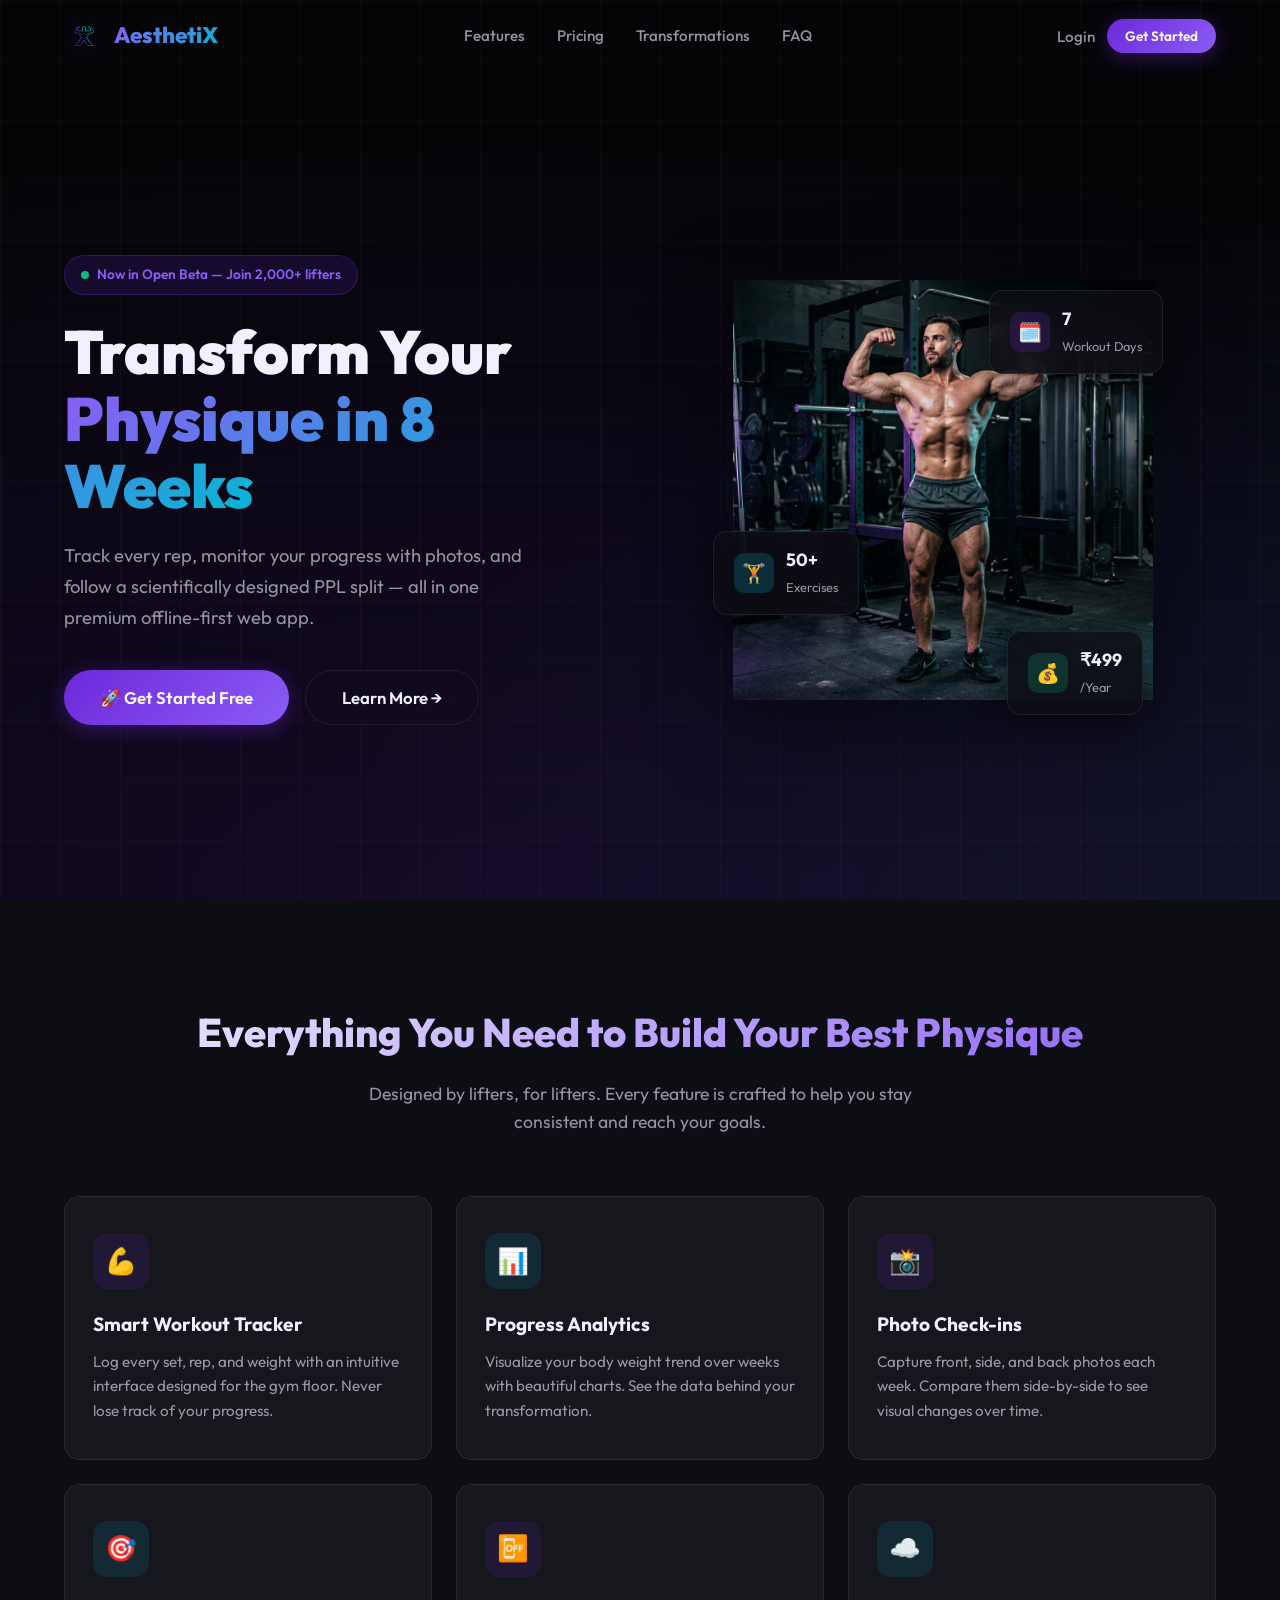
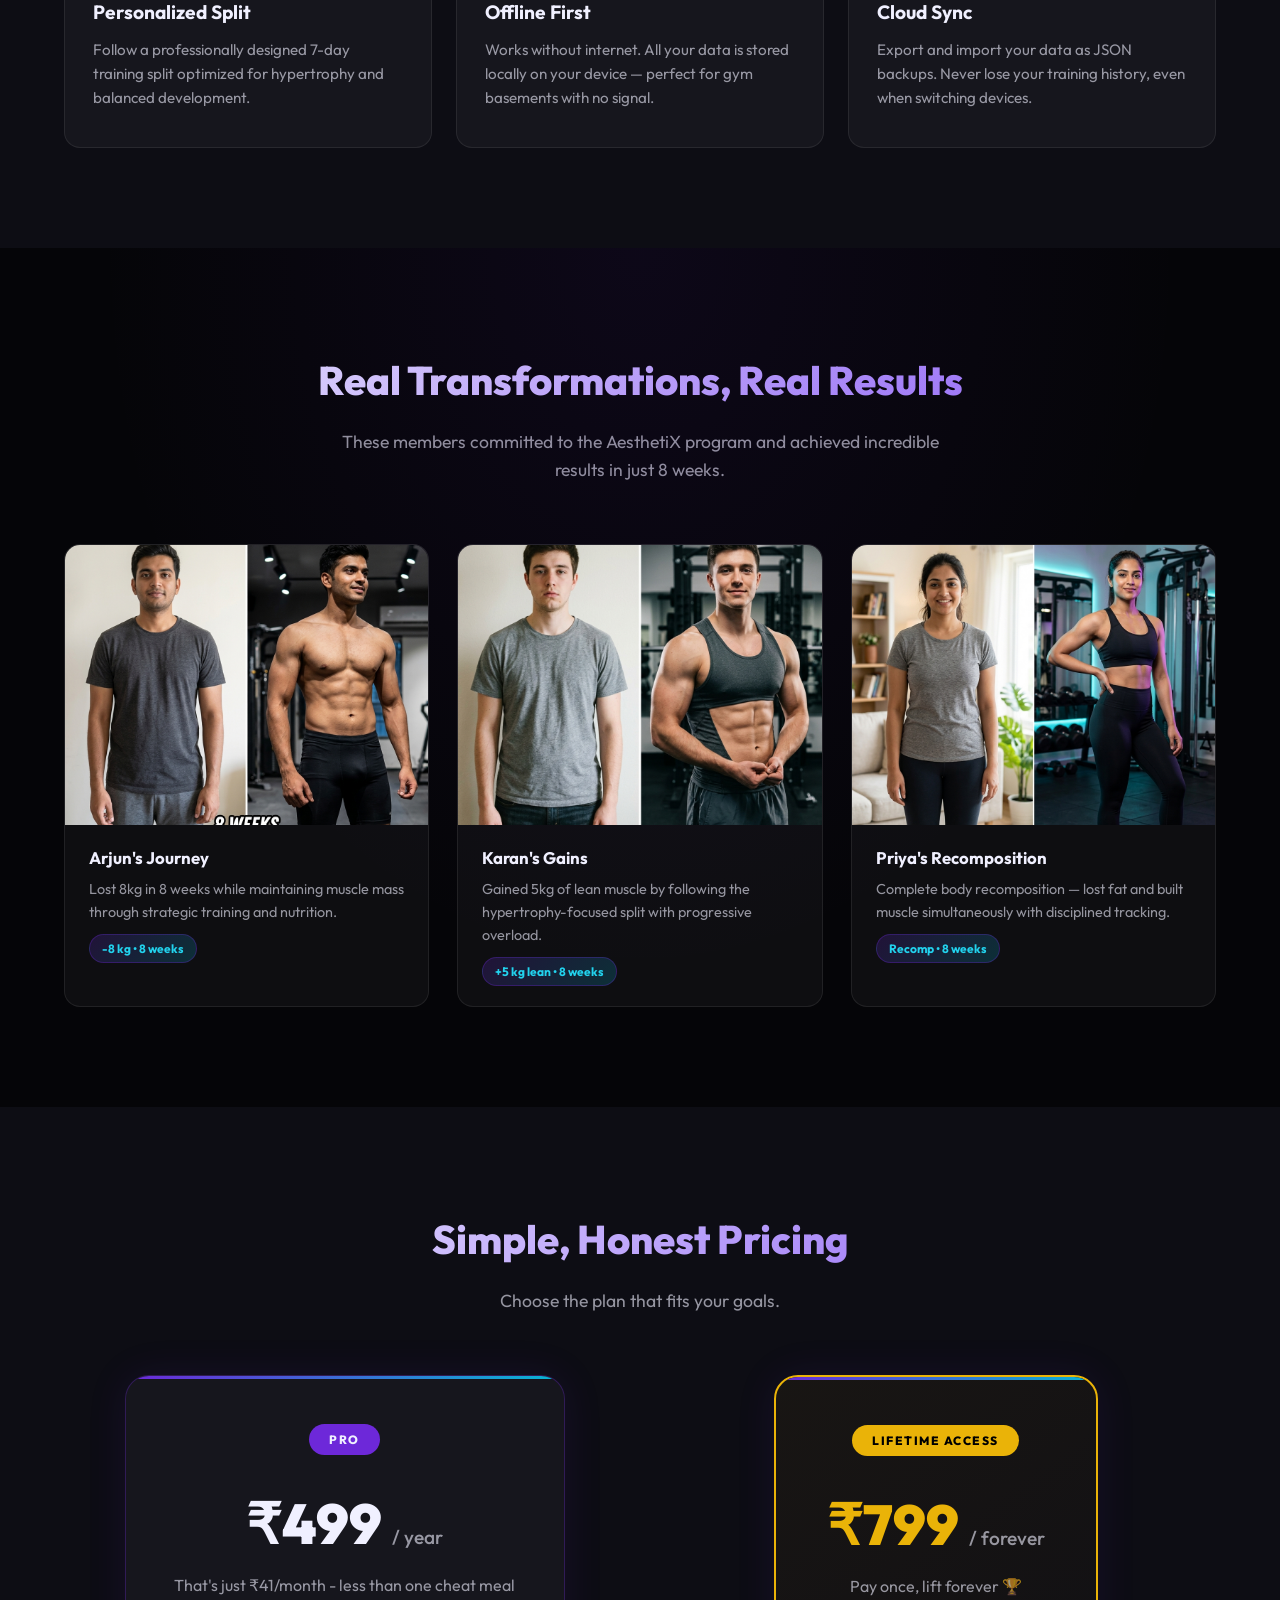
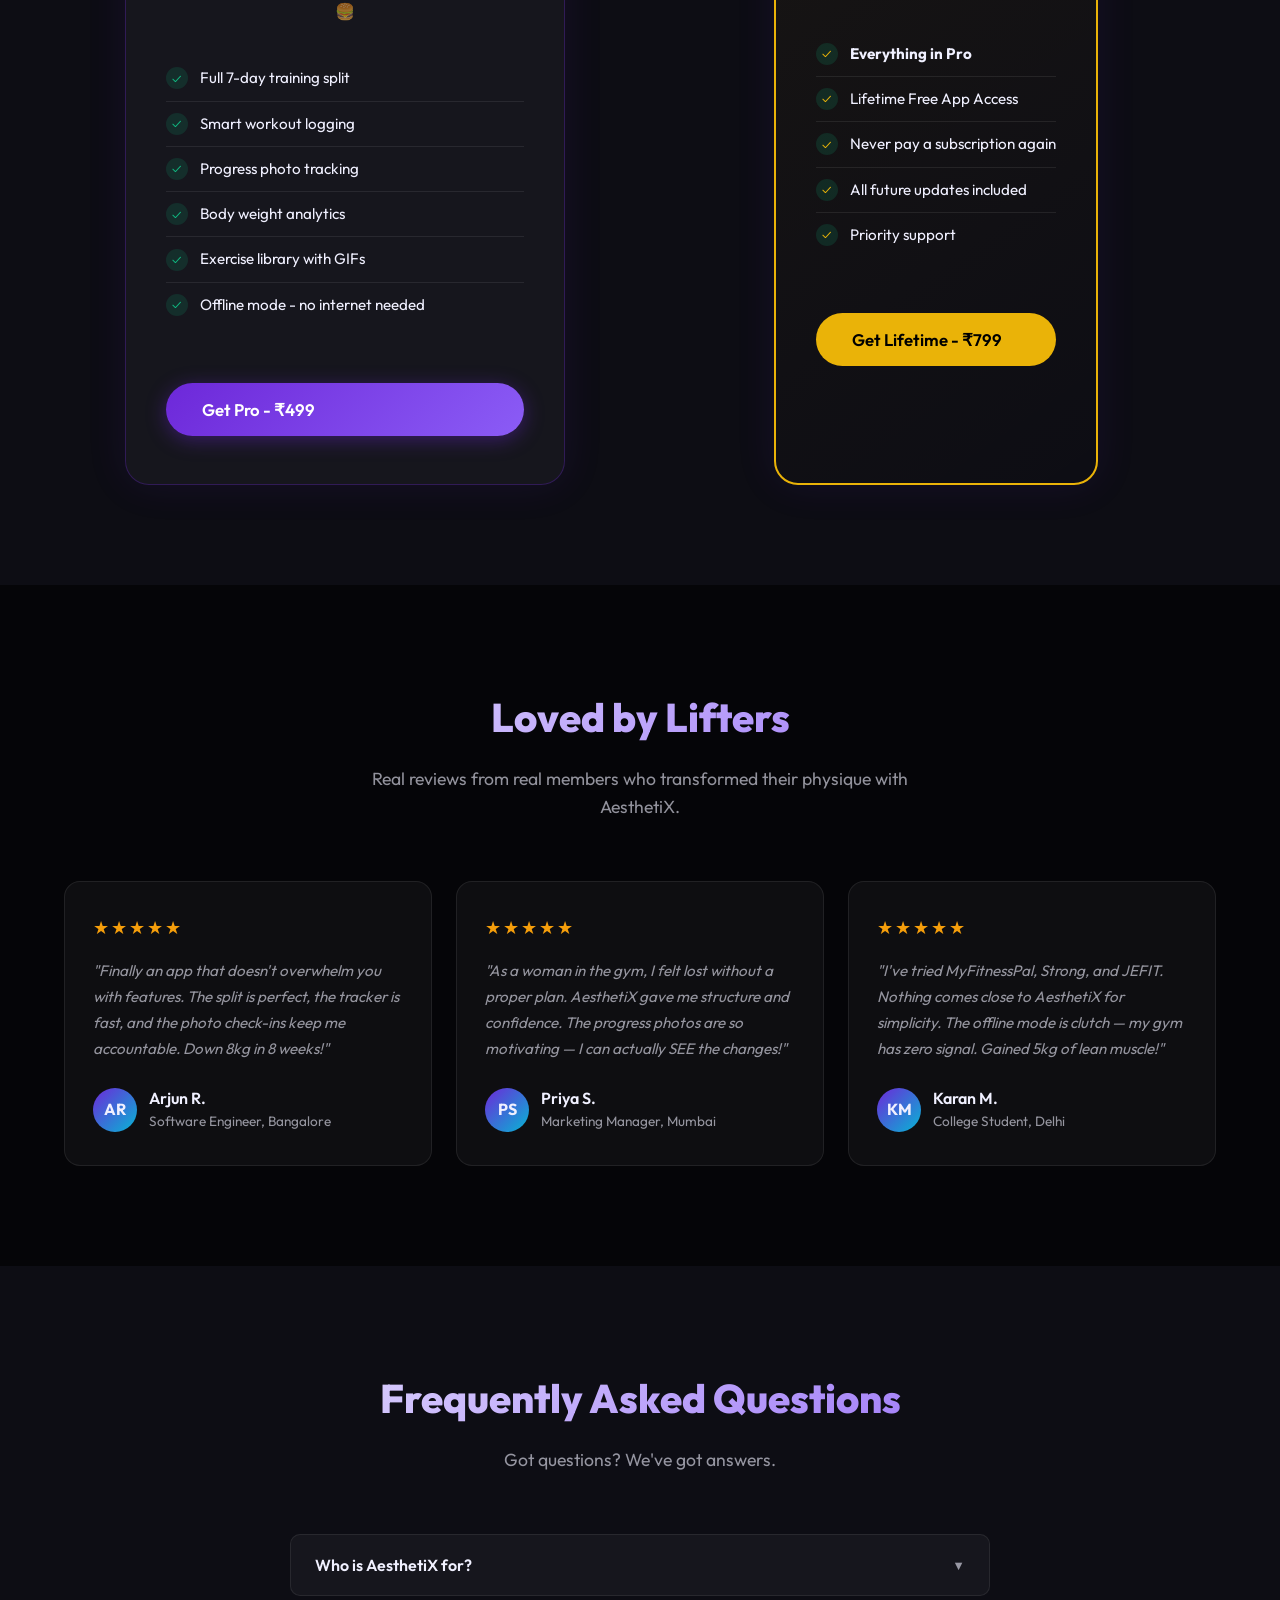
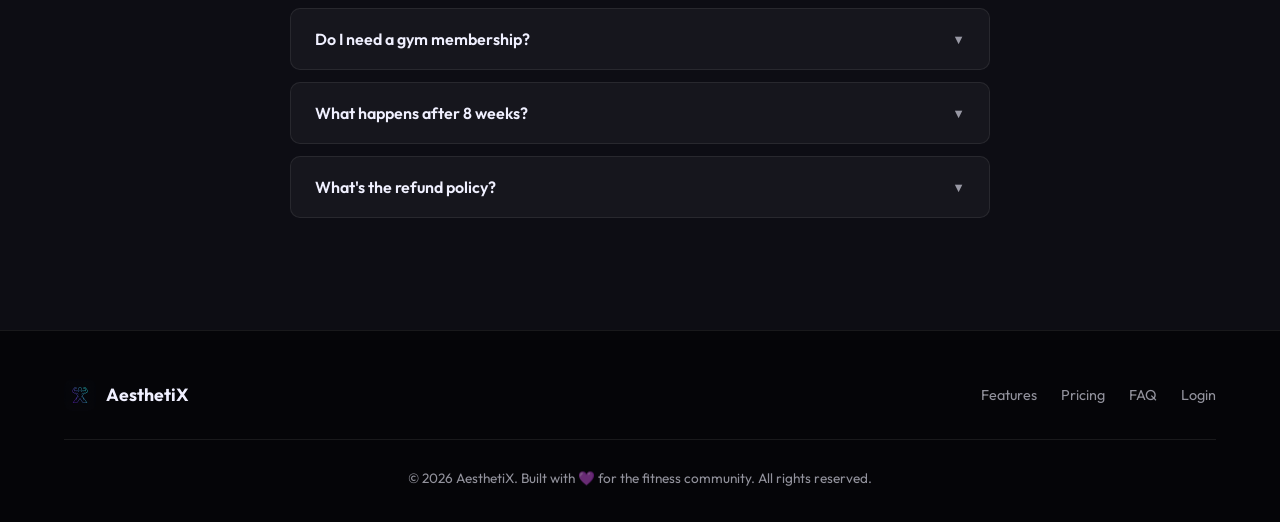
<file: index.html>
<!DOCTYPE html>
<html lang="en">
<head>
<meta charset="UTF-8">
<meta name="viewport" content="width=device-width, initial-scale=1.0, viewport-fit=cover">
<title>AesthetiX — Premium Fitness Tracker</title>
<link rel="preconnect" href="https://fonts.googleapis.com">
<link href="https://fonts.googleapis.com/css2?family=Outfit:wght@300;400;500;600;700;800;900&display=swap" rel="stylesheet">
<link rel="stylesheet" href="css/style.css">
</head>
<body>

<!-- ═══════════════════════════════════════════════════════════════
     LANDING PAGE
     ═══════════════════════════════════════════════════════════════ -->
<div id="landing-page">

  <!-- Navbar -->
  <nav class="navbar" id="navbar">
    <div class="nav-inner">
      <a href="#" class="nav-brand">
        <img src="./images/logo.png" alt="AesthetiX Logo" onerror="this.style.display='none'">
        <span>AesthetiX</span>
      </a>
      <ul class="nav-links">
        <li><a href="#features">Features</a></li>
        <li><a href="#pricing">Pricing</a></li>
        <li><a href="#transformations">Transformations</a></li>
        <li><a href="#faq">FAQ</a></li>
      </ul>
      <div class="nav-actions">
        <button class="nav-login" onclick="showLoginModal()">Login</button>
        <button class="btn btn-primary btn-sm" onclick="launchApp()">Get Started</button>
        <button class="mobile-menu-btn" onclick="toggleMobileMenu()">☰</button>
      </div>
    </div>
  </nav>

  <!-- Hero Section -->
  <section class="hero">
    <div class="hero-bg"></div>
    <div class="hero-grid-overlay"></div>
    <div class="container">
      <div class="hero-inner">
        <div class="hero-content">
          <div class="hero-badge">
            <span class="hero-badge-dot"></span>
            Now in Open Beta — Join 2,000+ lifters
          </div>
          <h1 class="hero-title">
            Transform Your<br><span class="gradient">Physique in 8 Weeks</span>
          </h1>
          <p class="hero-subtitle">
            Track every rep, monitor your progress with photos, and follow a scientifically designed
            PPL split — all in one premium offline-first web app.
          </p>
          <div class="hero-buttons">
            <button class="btn btn-primary btn-lg" onclick="launchApp()">
              🚀 Get Started Free
            </button>
            <button class="btn btn-outline btn-lg" onclick="document.getElementById('features').scrollIntoView({behavior:'smooth'})">
              Learn More →
            </button>
          </div>
        </div>
        <div class="hero-visual">
          <div class="hero-image-wrapper">
            <div class="hero-glow"></div>
            <img src="./images/hero.png" alt="Aesthetic Bodybuilder" onerror="this.parentElement.innerHTML='<div style=&quot;width:100%;height:100%;display:flex;align-items:center;justify-content:center;font-size:6rem;position:relative;z-index:2&quot;>💪</div>'">
            <div class="stat-badge badge-1">
              <div class="stat-badge-icon">🗓️</div>
              <div class="stat-badge-text">
                <strong>7</strong>
                <span>Workout Days</span>
              </div>
            </div>
            <div class="stat-badge badge-2">
              <div class="stat-badge-icon">🏋️</div>
              <div class="stat-badge-text">
                <strong>50+</strong>
                <span>Exercises</span>
              </div>
            </div>
            <div class="stat-badge badge-3">
              <div class="stat-badge-icon">💰</div>
              <div class="stat-badge-text">
                <strong>₹499</strong>
                <span>/Year</span>
              </div>
            </div>
          </div>
        </div>
      </div>
    </div>
  </section>

  <!-- Features Section -->
  <section class="features section" id="features">
    <div class="container">
      <h2 class="section-title">Everything You Need to Build Your Best Physique</h2>
      <p class="section-subtitle">Designed by lifters, for lifters. Every feature is crafted to help you stay consistent and reach your goals.</p>
      <div class="features-grid">
        <div class="feature-card">
          <div class="feature-icon">💪</div>
          <h3>Smart Workout Tracker</h3>
          <p>Log every set, rep, and weight with an intuitive interface designed for the gym floor. Never lose track of your progress.</p>
        </div>
        <div class="feature-card">
          <div class="feature-icon">📊</div>
          <h3>Progress Analytics</h3>
          <p>Visualize your body weight trend over weeks with beautiful charts. See the data behind your transformation.</p>
        </div>
        <div class="feature-card">
          <div class="feature-icon">📸</div>
          <h3>Photo Check-ins</h3>
          <p>Capture front, side, and back photos each week. Compare them side-by-side to see visual changes over time.</p>
        </div>
        <div class="feature-card">
          <div class="feature-icon">🎯</div>
          <h3>Personalized Split</h3>
          <p>Follow a professionally designed 7-day training split optimized for hypertrophy and balanced development.</p>
        </div>
        <div class="feature-card">
          <div class="feature-icon">📴</div>
          <h3>Offline First</h3>
          <p>Works without internet. All your data is stored locally on your device — perfect for gym basements with no signal.</p>
        </div>
        <div class="feature-card">
          <div class="feature-icon">☁️</div>
          <h3>Cloud Sync</h3>
          <p>Export and import your data as JSON backups. Never lose your training history, even when switching devices.</p>
        </div>
      </div>
    </div>
  </section>

  <!-- Transformations Section -->
  <section class="transformations section" id="transformations">
    <div class="container">
      <h2 class="section-title">Real Transformations, Real Results</h2>
      <p class="section-subtitle">These members committed to the AesthetiX program and achieved incredible results in just 8 weeks.</p>
      <div class="transform-grid">
        <div class="transform-card">
          <img src="./images/transform1.png" alt="Arjun's Transformation" onerror="this.outerHTML='<div style=&quot;width:100%;height:280px;background:linear-gradient(135deg,rgba(109,40,217,0.2),rgba(6,182,212,0.1));display:flex;align-items:center;justify-content:center;font-size:4rem&quot;>🔥</div>'">
          <div class="transform-info">
            <h4>Arjun's Journey</h4>
            <p>Lost 8kg in 8 weeks while maintaining muscle mass through strategic training and nutrition.</p>
            <span class="transform-badge">-8 kg • 8 weeks</span>
          </div>
        </div>
        <div class="transform-card">
          <img src="./images/transform2.png" alt="Karan's Transformation" onerror="this.outerHTML='<div style=&quot;width:100%;height:280px;background:linear-gradient(135deg,rgba(6,182,212,0.2),rgba(109,40,217,0.1));display:flex;align-items:center;justify-content:center;font-size:4rem&quot;>💪</div>'">
          <div class="transform-info">
            <h4>Karan's Gains</h4>
            <p>Gained 5kg of lean muscle by following the hypertrophy-focused split with progressive overload.</p>
            <span class="transform-badge">+5 kg lean • 8 weeks</span>
          </div>
        </div>
        <div class="transform-card">
          <img src="./images/transform3.png" alt="Priya's Transformation" onerror="this.outerHTML='<div style=&quot;width:100%;height:280px;background:linear-gradient(135deg,rgba(245,158,11,0.2),rgba(109,40,217,0.1));display:flex;align-items:center;justify-content:center;font-size:4rem&quot;>⚡</div>'">
          <div class="transform-info">
            <h4>Priya's Recomposition</h4>
            <p>Complete body recomposition — lost fat and built muscle simultaneously with disciplined tracking.</p>
            <span class="transform-badge">Recomp • 8 weeks</span>
          </div>
        </div>
      </div>
    </div>
  </section>

  <!-- Pricing Section -->
  <section class="pricing section" id="pricing">
    <div class="container">
      <h2 class="section-title">Simple, Honest Pricing</h2>
      <p class="section-subtitle">Choose the plan that fits your goals.</p>
      
      <div style="display: grid; grid-template-columns: repeat(auto-fit, minmax(300px, 1fr)); gap: 30px; margin-top: 40px;">
        <!-- Pro Plan -->
        <div class="pricing-card" style="margin-top: 0;">
          <div class="pricing-popular" style="background: var(--primary);">PRO</div>
          <div class="pricing-amount">₹499 <span>/ year</span></div>
          <p class="pricing-period">That's just ₹41/month - less than one cheat meal 🍔</p>
          <ul class="pricing-features">
            <li><span class="pricing-check">✓</span> Full 7-day training split</li>
            <li><span class="pricing-check">✓</span> Smart workout logging</li>
            <li><span class="pricing-check">✓</span> Progress photo tracking</li>
            <li><span class="pricing-check">✓</span> Body weight analytics</li>
            <li><span class="pricing-check">✓</span> Exercise library with GIFs</li>
            <li><span class="pricing-check">✓</span> Offline mode - no internet needed</li>
          </ul>
          <button class="btn btn-primary btn-lg" style="width:100%; margin-top: 20px;" onclick="window.open('https://rzp.io/rzp/eg3ZHbwf', '_blank')">
            Get Pro - ₹499
          </button>
        </div>

        <!-- Lifetime Plan -->
        <div class="pricing-card" style="margin-top: 0; border: 2px solid #eab308; background: linear-gradient(145deg, rgba(234,179,8,0.05) 0%, transparent 100%);">
          <div class="pricing-popular" style="background: #eab308; color: #000;">LIFETIME ACCESS</div>
          <div class="pricing-amount" style="color: #eab308;">₹799 <span>/ forever</span></div>
          <p class="pricing-period">Pay once, lift forever 🏆</p>
          <ul class="pricing-features">
            <li><span class="pricing-check" style="color: #eab308;">✓</span> <strong>Everything in Pro</strong></li>
            <li><span class="pricing-check" style="color: #eab308;">✓</span> Lifetime Free App Access</li>
            <li><span class="pricing-check" style="color: #eab308;">✓</span> Never pay a subscription again</li>
            <li><span class="pricing-check" style="color: #eab308;">✓</span> All future updates included</li>
            <li><span class="pricing-check" style="color: #eab308;">✓</span> Priority support</li>
          </ul>
          <button class="btn btn-lg" style="width:100%; background: #eab308; color: #000; margin-top: 20px;" onclick="window.open('https://rzp.io/rzp/cHTLyxKb', '_blank')">
            Get Lifetime - ₹799
          </button>
        </div>
      </div>
    </div>
  </section>

  <!-- Testimonials -->
  <section class="testimonials section" id="testimonials">
    <div class="container">
      <h2 class="section-title">Loved by Lifters</h2>
      <p class="section-subtitle">Real reviews from real members who transformed their physique with AesthetiX.</p>
      <div class="testimonials-grid">
        <div class="testimonial-card">
          <div class="testimonial-stars">★★★★★</div>
          <p class="testimonial-text">"Finally an app that doesn't overwhelm you with features. The split is perfect, the tracker is fast, and the photo check-ins keep me accountable. Down 8kg in 8 weeks!"</p>
          <div class="testimonial-author">
            <div class="testimonial-avatar">AR</div>
            <div>
              <div class="testimonial-name">Arjun R.</div>
              <div class="testimonial-role">Software Engineer, Bangalore</div>
            </div>
          </div>
        </div>
        <div class="testimonial-card">
          <div class="testimonial-stars">★★★★★</div>
          <p class="testimonial-text">"As a woman in the gym, I felt lost without a proper plan. AesthetiX gave me structure and confidence. The progress photos are so motivating — I can actually SEE the changes!"</p>
          <div class="testimonial-author">
            <div class="testimonial-avatar">PS</div>
            <div>
              <div class="testimonial-name">Priya S.</div>
              <div class="testimonial-role">Marketing Manager, Mumbai</div>
            </div>
          </div>
        </div>
        <div class="testimonial-card">
          <div class="testimonial-stars">★★★★★</div>
          <p class="testimonial-text">"I've tried MyFitnessPal, Strong, and JEFIT. Nothing comes close to AesthetiX for simplicity. The offline mode is clutch — my gym has zero signal. Gained 5kg of lean muscle!"</p>
          <div class="testimonial-author">
            <div class="testimonial-avatar">KM</div>
            <div>
              <div class="testimonial-name">Karan M.</div>
              <div class="testimonial-role">College Student, Delhi</div>
            </div>
          </div>
        </div>
      </div>
    </div>
  </section>

  <!-- FAQ Section -->
  <section class="faq section" id="faq">
    <div class="container">
      <h2 class="section-title">Frequently Asked Questions</h2>
      <p class="section-subtitle">Got questions? We've got answers.</p>
      <div class="faq-list">
        <div class="faq-item">
          <button class="faq-question" onclick="toggleFaq(this)">
            Who is AesthetiX for?
            <span class="faq-arrow">▼</span>
          </button>
          <div class="faq-answer">
            <p>AesthetiX is for anyone — beginner to intermediate — who wants a structured 8-week hypertrophy program. Whether you're looking to build muscle, lose fat, or do a body recomposition, our split has you covered. You need access to a gym with basic equipment (barbells, dumbbells, cables, machines).</p>
          </div>
        </div>
        <div class="faq-item">
          <button class="faq-question" onclick="toggleFaq(this)">
            Do I need a gym membership?
            <span class="faq-arrow">▼</span>
          </button>
          <div class="faq-answer">
            <p>Yes, the program is designed for a standard commercial gym. You'll need access to barbells, dumbbells, cable machines, and basic machines like leg press, lat pulldown, etc. A home gym with the right equipment works too!</p>
          </div>
        </div>
        <div class="faq-item">
          <button class="faq-question" onclick="toggleFaq(this)">
            What happens after 8 weeks?
            <span class="faq-arrow">▼</span>
          </button>
          <div class="faq-answer">
            <p>After 8 weeks, you can restart the cycle with heavier weights (progressive overload). The split is designed to be repeatable — each cycle you'll be stronger. Your photo check-ins will show visible progress over multiple cycles.</p>
          </div>
        </div>
        <div class="faq-item">
          <button class="faq-question" onclick="toggleFaq(this)">
            What's the refund policy?
            <span class="faq-arrow">▼</span>
          </button>
          <div class="faq-answer">
            <p>We offer a 30-day money back guarantee, no questions asked. If AesthetiX isn't for you, just email us and we'll refund you immediately. We believe in our product — and we want you to believe in it too.</p>
          </div>
        </div>
      </div>
    </div>
  </section>

  <!-- Footer -->
  <footer class="footer">
    <div class="container">
      <div class="footer-inner">
        <div class="footer-brand">
          <img src="./images/logo.png" alt="AesthetiX" onerror="this.style.display='none'">
          AesthetiX
        </div>
        <div class="footer-links">
          <a href="#features">Features</a>
          <a href="#pricing">Pricing</a>
          <a href="#faq">FAQ</a>
          <a href="#" onclick="showLoginModal();return false;">Login</a>
        </div>
      </div>
      <div class="footer-copy">
        © 2026 AesthetiX. Built with 💜 for the fitness community. All rights reserved.
      </div>
    </div>
  </footer>
</div>

<!-- Login Modal -->
<div class="modal-overlay" id="loginModal">
  <div class="modal-box" style="position:relative;">
    <button class="modal-close" onclick="hideLoginModal()">✕</button>
    <h2>Welcome Back 👋</h2>
    <p>Log in to your AesthetiX account</p>
    <label>Email</label>
    <input type="email" placeholder="you@example.com">
    <label>Password</label>
    <input type="password" placeholder="••••••••">
    <button class="btn btn-primary" style="width:100%;margin-top:8px;" onclick="hideLoginModal();launchApp();">Log In</button>
    <p style="text-align:center;margin-top:16px;font-size:0.85rem;">
      Don't have an account? <a href="#" style="color:var(--primary-light);font-weight:600;" onclick="hideLoginModal();launchApp();return false;">Sign up free →</a>
    </p>
  </div>
</div>


<!-- ═══════════════════════════════════════════════════════════════
     FITNESS APP
     ═══════════════════════════════════════════════════════════════ -->
<div id="app-page">
  <div class="app-layout">

    <!-- Sidebar (Desktop) -->
    <aside class="app-sidebar">
      <div class="sidebar-brand">
        <img src="./images/logo.png" alt="AesthetiX" onerror="this.style.display='none'">
        <span>AesthetiX</span>
      </div>
      <nav class="sidebar-nav">
        <button class="sidebar-item active" onclick="navigateTo('dashboard')" data-page="dashboard">
          <svg viewBox="0 0 24 24"><rect x="3" y="3" width="7" height="7" rx="1"/><rect x="14" y="3" width="7" height="7" rx="1"/><rect x="3" y="14" width="7" height="7" rx="1"/><rect x="14" y="14" width="7" height="7" rx="1"/></svg>
          Dashboard
        </button>
        <button class="sidebar-item" onclick="navigateTo('today')" data-page="today">
          <svg viewBox="0 0 24 24"><circle cx="12" cy="12" r="10"/><polyline points="12 6 12 12 16 14"/></svg>
          Today
        </button>
        <button class="sidebar-item" onclick="navigateTo('split')" data-page="split">
          <svg viewBox="0 0 24 24"><rect x="3" y="4" width="18" height="18" rx="2" ry="2"/><line x1="16" y1="2" x2="16" y2="6"/><line x1="8" y1="2" x2="8" y2="6"/><line x1="3" y1="10" x2="21" y2="10"/></svg>
          Split
        </button>
        <button class="sidebar-item" onclick="navigateTo('progress')" data-page="progress">
          <svg viewBox="0 0 24 24"><polyline points="22 12 18 12 15 21 9 3 6 12 2 12"/></svg>
          Progress
        </button>
        <button class="sidebar-item" onclick="navigateTo('photos')" data-page="photos">
          <svg viewBox="0 0 24 24"><rect x="3" y="3" width="18" height="18" rx="2" ry="2"/><circle cx="8.5" cy="8.5" r="1.5"/><polyline points="21 15 16 10 5 21"/></svg>
          Photos
        </button>
        <button class="sidebar-item" onclick="navigateTo('notes')" data-page="notes">
          <svg viewBox="0 0 24 24"><path d="M14 2H6a2 2 0 0 0-2 2v16a2 2 0 0 0 2 2h12a2 2 0 0 0 2-2V8z"/><polyline points="14 2 14 8 20 8"/><line x1="16" y1="13" x2="8" y2="13"/><line x1="16" y1="17" x2="8" y2="17"/></svg>
          Notes
        </button>
        <button class="sidebar-item" style="display:none;" onclick="navigateTo('library')" data-page="library">
          <svg viewBox="0 0 24 24"><path d="M4 19.5A2.5 2.5 0 0 1 6.5 17H20"/><path d="M6.5 2H20v20H6.5A2.5 2.5 0 0 1 4 19.5v-15A2.5 2.5 0 0 1 6.5 2z"/></svg>
          Library
        </button>
        <button class="sidebar-item" onclick="navigateTo('settings')" data-page="settings">
          <svg viewBox="0 0 24 24"><circle cx="12" cy="12" r="3"/><path d="M19.4 15a1.65 1.65 0 0 0 .33 1.82l.06.06a2 2 0 0 1 0 2.83 2 2 0 0 1-2.83 0l-.06-.06a1.65 1.65 0 0 0-1.82-.33 1.65 1.65 0 0 0-1 1.51V21a2 2 0 0 1-2 2 2 2 0 0 1-2-2v-.09A1.65 1.65 0 0 0 9 19.4a1.65 1.65 0 0 0-1.82.33l-.06.06a2 2 0 0 1-2.83 0 2 2 0 0 1 0-2.83l.06-.06A1.65 1.65 0 0 0 4.68 15a1.65 1.65 0 0 0-1.51-1H3a2 2 0 0 1-2-2 2 2 0 0 1 2-2h.09A1.65 1.65 0 0 0 4.6 9a1.65 1.65 0 0 0-.33-1.82l-.06-.06a2 2 0 0 1 0-2.83 2 2 0 0 1 2.83 0l.06.06A1.65 1.65 0 0 0 9 4.68a1.65 1.65 0 0 0 1-1.51V3a2 2 0 0 1 2-2 2 2 0 0 1 2 2v.09a1.65 1.65 0 0 0 1 1.51 1.65 1.65 0 0 0 1.82-.33l.06-.06a2 2 0 0 1 2.83 0 2 2 0 0 1 0 2.83l-.06.06A1.65 1.65 0 0 0 19.4 9a1.65 1.65 0 0 0 1.51 1H21a2 2 0 0 1 2 2 2 2 0 0 1-2 2h-.09a1.65 1.65 0 0 0-1.51 1z"/></svg>
          Settings
        </button>
      </nav>
      <div class="sidebar-version">AesthetiX v1.0.0</div>
    </aside>

    <!-- Main Content Area -->
    <main class="app-main">

      <!-- ═══ DASHBOARD ═══ -->
      <div class="app-page-section active" id="page-dashboard">
        <div class="app-main-header">
          <h1>Dashboard</h1>
          <p>Your fitness journey at a glance</p>
        </div>
        <div class="welcome-card">
          <h2>Welcome back, Athlete! 🔥</h2>
          <p>You're in Week <span id="currentWeek">1</span> of your 8-week program. Keep pushing — consistency beats perfection.</p>
        </div>
        <div class="kpi-grid">
          <div class="kpi-card">
            <div class="kpi-label">Today's Workout</div>
            <div class="kpi-value" id="kpi-workout" style="font-size:1.3rem;">—</div>
            <div class="kpi-sub" id="kpi-day-name"></div>
          </div>
          <div class="kpi-card">
            <div class="kpi-label">Completion</div>
            <div class="kpi-value" id="kpi-completion">0%</div>
            <div class="kpi-sub">Sets completed today</div>
          </div>
          <div class="kpi-card">
            <div class="kpi-label">Latest Weight</div>
            <div class="kpi-value" id="kpi-weight">— kg</div>
            <div class="kpi-sub">Last logged entry</div>
          </div>
          <div class="kpi-card">
            <div class="kpi-label">Photos Taken</div>
            <div class="kpi-value" id="kpi-photos">0</div>
            <div class="kpi-sub">Across all weeks</div>
          </div>
        </div>
        <div class="quick-actions">
          <button class="btn btn-primary btn-sm" onclick="navigateTo('today')">🏋️ Start Workout</button>
          <button class="btn btn-outline btn-sm" onclick="navigateTo('progress')">📊 Log Weight</button>
          <button class="btn btn-outline btn-sm" onclick="navigateTo('photos')">📸 Photo Check-in</button>
          <button class="btn btn-sm" onclick="showToast('AI Gym Trainer coming soon! 🚀', 'info')" style="background: linear-gradient(45deg, #7c3aed, #ec4899); color: white; border: none; box-shadow: 0 4px 15px rgba(124, 58, 237, 0.3);">🤖 AI Coach (Coming Soon)</button>
        </div>
      </div>

      <!-- ═══ TODAY ═══ -->
      <div class="app-page-section" id="page-today">
        <div class="app-main-header">
          <h1>Today's Workout</h1>
          <p id="today-subtitle">Loading...</p>
        </div>
        <div id="today-workout-content"></div>
        <button class="btn btn-primary" style="margin-top:16px;" onclick="saveTodaysWorkout()">💾 Save Workout</button>
      </div>

      <!-- ═══ SPLIT ═══ -->
      <div class="app-page-section" id="page-split">
        <div class="app-main-header">
          <h1>Training Split</h1>
          <p>Your complete 7-day program — tap any day to expand</p>
        </div>
        <div id="split-content"></div>
      </div>

      <!-- ═══ PROGRESS ═══ -->
      <div class="app-page-section" id="page-progress">
        <div class="app-main-header">
          <h1>Progress Tracker</h1>
          <p>Log your body weight and track trends over time</p>
        </div>
        <div class="card">
          <div class="weight-input-row">
            <div class="input-group">
              <label>Date</label>
              <input type="date" id="weightDate">
            </div>
            <div class="input-group">
              <label>Body Weight (kg)</label>
              <input type="number" id="weightValue" step="0.1" placeholder="e.g. 72.5">
            </div>
            <button class="btn btn-primary btn-sm" onclick="saveWeight()">Save</button>
          </div>
        </div>
        <div class="card" style="margin-top:16px;">
          <h3 style="margin-bottom:16px;font-weight:700;">Weight Trend</h3>
          <canvas id="progressChart"></canvas>
        </div>
        <div class="card" style="margin-top:16px;" id="weight-history-card">
          <h3 style="margin-bottom:16px;font-weight:700;">History</h3>
          <div id="weight-history"></div>
        </div>
      </div>

      <!-- ═══ PHOTOS ═══ -->
      <div class="app-page-section" id="page-photos">
        <div class="app-main-header">
          <h1>Photo Check-ins</h1>
          <p>Capture your transformation week by week</p>
        </div>
        <div class="week-selector" id="photo-week-selector"></div>
        <div class="photo-grid" id="photo-grid"></div>
      </div>

      <!-- ═══ NOTES ═══ -->
      <div class="app-page-section" id="page-notes">
        <div class="app-main-header">
          <h1>Training Notes</h1>
          <p>Journal your thoughts, energy levels, and progress</p>
        </div>
        <div class="card">
          <h3 style="margin-bottom:12px;font-weight:700;">📝 General Notes</h3>
          <textarea class="notes-area" id="generalNotes" placeholder="Write your overall training thoughts, diet notes, how you're feeling..."></textarea>
          <button class="btn btn-primary btn-sm" style="margin-top:12px;" onclick="saveNotes('general')">Save Notes</button>
        </div>
        <div class="card" style="margin-top:16px;">
          <h3 style="margin-bottom:12px;font-weight:700;">📅 Day-Specific Notes</h3>
          <select id="noteDaySelect" style="width:100%;padding:12px;background:var(--surface);border:1px solid var(--border);border-radius:var(--radius-xs);color:var(--text);margin-bottom:12px;font-size:0.95rem;">
            <option value="day1">Day 1 — Shoulders + Triceps + Abs</option>
            <option value="day2">Day 2 — Back + Biceps</option>
            <option value="day3">Day 3 — Legs + Glute + Abs</option>
            <option value="day4">Day 4 — Chest + Shoulders</option>
            <option value="day5">Day 5 — Arms + Abs</option>
            <option value="day6">Day 6 — Full Upper Pump</option>
            <option value="day7">Day 7 — Rest</option>
          </select>
          <textarea class="notes-area" id="dayNotes" placeholder="Notes for this specific training day..." style="min-height:120px;"></textarea>
          <button class="btn btn-primary btn-sm" style="margin-top:12px;" onclick="saveDayNote()">Save Day Note</button>
        </div>
      </div>

      <!-- ═══ LIBRARY ═══ -->
      <div class="app-page-section" id="page-library">
        <div class="app-main-header">
          <h1>Exercise Library</h1>
          <p>All exercises in your program — search and upload GIFs</p>
        </div>
        <div class="search-wrapper">
          <svg viewBox="0 0 24 24"><circle cx="11" cy="11" r="8"/><line x1="21" y1="21" x2="16.65" y2="16.65"/></svg>
          <input type="text" class="search-input" id="librarySearch" placeholder="Search exercises..." oninput="filterLibrary()">
        </div>
        <div id="library-list"></div>
      </div>

      <!-- ═══ SETTINGS ═══ -->
      <div class="app-page-section" id="page-settings">
        <div class="app-main-header">
          <h1>Settings</h1>
          <p>Manage your account and data</p>
        </div>
        <div class="settings-card">
          <h3>🎫 Subscription Status</h3>
          <p><span id="sub-status-badge" class="sub-status">...</span></p>
          <p id="sub-status-desc" style="margin-top:8px;">...</p>
          <button id="sub-manage-btn" class="btn btn-primary btn-sm" style="margin-top:12px; display:none;">💎 Upgrade Plan</button>
        </div>
        

<div class="settings-card" id="unlock-card" style="display: ${userTier === 0 ? 'block' : 'none'}">
  <h3>🔓 Activation Code</h3>
  <p>Received a code after payment? Enter it below.</p>
  <div style="display:flex;gap:10px;margin-top:10px;">
    <input type="text" id="activationCode" class="form-input" placeholder="PRO-XXXX-YYYY" style="flex:1;">
    <button class="btn btn-primary btn-sm" onclick="activatePremium()">Unlock</button>
  </div>
</div>
<script src="js/app.js" defer></script>


<div class="settings-card">
          <h3>💾 Data Management</h3>
          <p>Export your data as a JSON backup or import from a previous backup.</p>
          <div class="settings-actions">
            <button class="btn btn-outline btn-sm" onclick="exportData()">📤 Export Backup</button>
            <label class="btn btn-outline btn-sm" style="cursor:pointer;">
              📥 Import Backup
              <input type="file" accept=".json" style="display:none;" onchange="importData(event)">
            </label>
          </div>
        </div>
        <div class="settings-card">
          <h3>⚠️ Danger Zone</h3>
          <p>Reset all data back to factory defaults. This cannot be undone.</p>
          <div class="settings-actions">
            <button class="btn btn-danger btn-sm" onclick="factoryReset()">🗑️ Factory Reset</button>
          </div>
        </div>
        <div class="settings-card">
          <h3>🏠 Navigation</h3>
          <p>Go back to the AesthetiX landing page.</p>
          <div class="settings-actions">
            <button class="btn btn-outline btn-sm" onclick="goToLanding()">← Back to Landing</button>
          </div>
        </div>
      </div>

    </main>
  </div>

  <!-- Mobile Bottom Tab Bar -->
  <div class="bottom-tab-bar">
    <div class="tab-bar-inner">
      <button class="tab-item active" onclick="navigateTo('dashboard')" data-page="dashboard">
        <svg viewBox="0 0 24 24"><rect x="3" y="3" width="7" height="7" rx="1"/><rect x="14" y="3" width="7" height="7" rx="1"/><rect x="3" y="14" width="7" height="7" rx="1"/><rect x="14" y="14" width="7" height="7" rx="1"/></svg>
        Home
      </button>
      <button class="tab-item" onclick="navigateTo('today')" data-page="today">
        <svg viewBox="0 0 24 24"><circle cx="12" cy="12" r="10"/><polyline points="12 6 12 12 16 14"/></svg>
        Today
      </button>
      <button class="tab-item" onclick="navigateTo('split')" data-page="split">
        <svg viewBox="0 0 24 24"><rect x="3" y="4" width="18" height="18" rx="2" ry="2"/><line x1="16" y1="2" x2="16" y2="6"/><line x1="8" y1="2" x2="8" y2="6"/><line x1="3" y1="10" x2="21" y2="10"/></svg>
        Split
      </button>
      <button class="tab-item" onclick="navigateTo('progress')" data-page="progress">
        <svg viewBox="0 0 24 24"><polyline points="22 12 18 12 15 21 9 3 6 12 2 12"/></svg>
        Progress
      </button>
      <button class="tab-item" onclick="navigateTo('photos')" data-page="photos">
        <svg viewBox="0 0 24 24"><rect x="3" y="3" width="18" height="18" rx="2" ry="2"/><circle cx="8.5" cy="8.5" r="1.5"/><polyline points="21 15 16 10 5 21"/></svg>
        Photos
      </button>
      <button class="tab-item" onclick="navigateTo('settings')" data-page="settings">
        <svg viewBox="0 0 24 24"><circle cx="12" cy="12" r="3"/><path d="M19.4 15a1.65 1.65 0 0 0 .33 1.82l.06.06a2 2 0 0 1 0 2.83 2 2 0 0 1-2.83 0l-.06-.06a1.65 1.65 0 0 0-1.82-.33 1.65 1.65 0 0 0-1 1.51V21a2 2 0 0 1-2 2 2 2 0 0 1-2-2v-.09A1.65 1.65 0 0 0 9 19.4a1.65 1.65 0 0 0-1.82.33l-.06.06a2 2 0 0 1-2.83 0 2 2 0 0 1 0-2.83l.06-.06A1.65 1.65 0 0 0 4.68 15a1.65 1.65 0 0 0-1.51-1H3a2 2 0 0 1-2-2 2 2 0 0 1 2-2h.09A1.65 1.65 0 0 0 4.6 9a1.65 1.65 0 0 0-.33-1.82l-.06-.06a2 2 0 0 1 0-2.83 2 2 0 0 1 2.83 0l.06.06A1.65 1.65 0 0 0 9 4.68a1.65 1.65 0 0 0 1-1.51V3a2 2 0 0 1 2-2 2 2 0 0 1 2 2v.09a1.65 1.65 0 0 0 1 1.51 1.65 1.65 0 0 0 1.82-.33l.06-.06a2 2 0 0 1 2.83 0 2 2 0 0 1 0 2.83l-.06.06A1.65 1.65 0 0 0 19.4 9a1.65 1.65 0 0 0 1.51 1H21a2 2 0 0 1 2 2 2 2 0 0 1-2 2h-.09a1.65 1.65 0 0 0-1.51 1z"/></svg>
        More
      </button>
    </div>
  </div>
</div>


<!-- ═══════════════════════════════════════════════════════════════
     JAVASCRIPT
     ═══════════════════════════════════════════════════════════════ -->

</body>
</html>
</file>
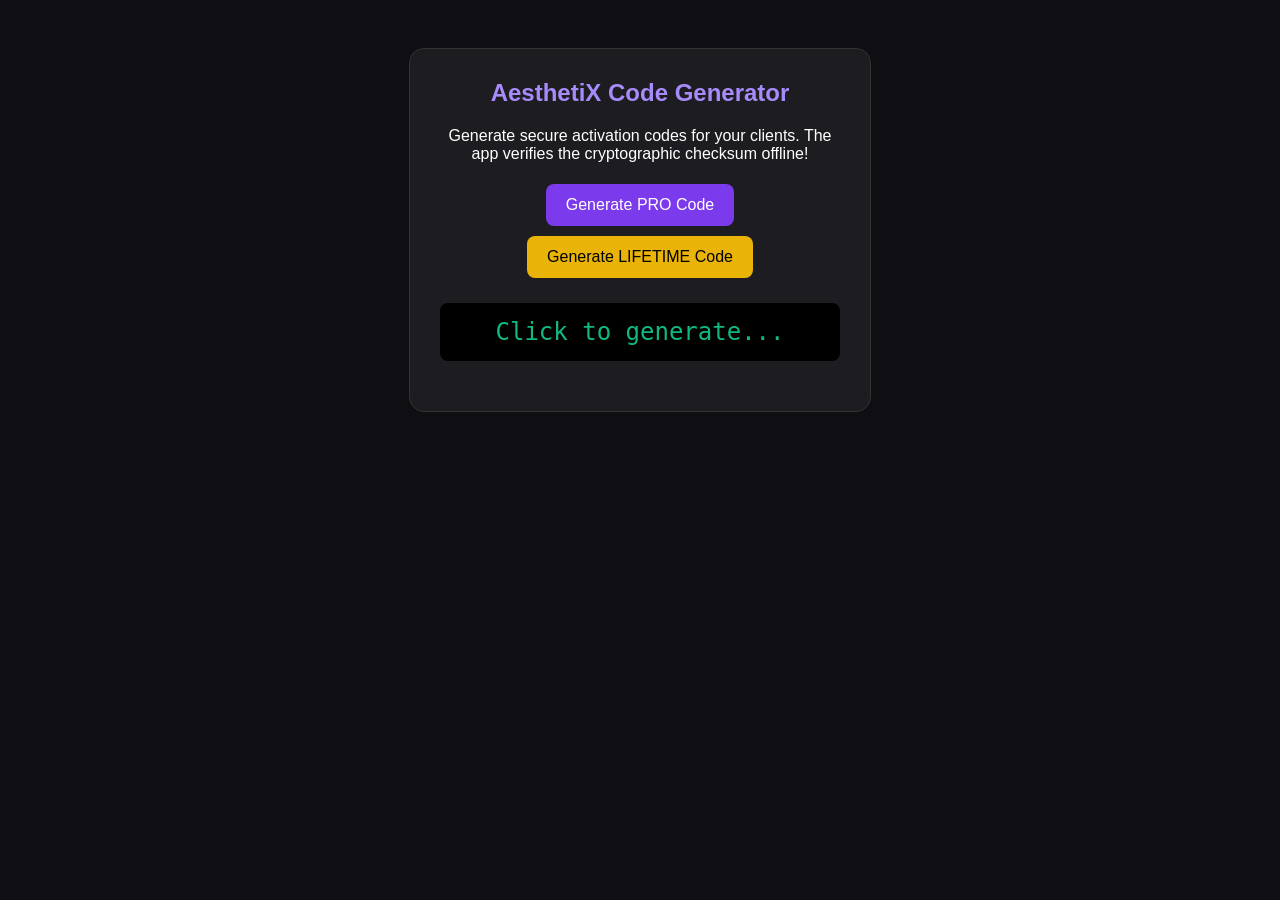
<file: admin/Code_Generator.html>
<!DOCTYPE html>
<html>
<head>
  <title>AesthetiX Code Generator</title>
  <style>
    body { font-family: 'Segoe UI', sans-serif; background: #0f0f13; color: #fff; padding: 40px; text-align: center; }
    .card { background: #1c1c21; padding: 30px; border-radius: 15px; border: 1px solid #333; max-width: 400px; margin: 0 auto; }
    h2 { margin-top: 0; color: #a78bfa; }
    button { background: #7c3aed; color: #fff; border: none; padding: 12px 20px; font-size: 16px; border-radius: 8px; cursor: pointer; margin: 5px; }
    button.elite { background: #eab308; color: #000; }
    .result { margin-top: 20px; padding: 15px; background: #000; border-radius: 8px; font-family: monospace; font-size: 24px; color: #10b981; }
    .history { margin-top: 20px; font-size: 14px; color: #aaa; text-align: left; }
  </style>
</head>
<body>
  <div class="card">
    <h2>AesthetiX Code Generator</h2>
    <p>Generate secure activation codes for your clients. The app verifies the cryptographic checksum offline!</p>
    
    <button onclick="generate('PRO')">Generate PRO Code</button>
    <button class="elite" onclick="generate('LIF')">Generate LIFETIME Code</button>
    
    <div class="result" id="output">Click to generate...</div>
    
    <div class="history" id="history"></div>
  </div>

  <script>
    function generateCode(tier) {
      const chars = 'ABCDEFGHIJKLMNOPQRSTUVWXYZ0123456789';
      while(true) {
        let body = '';
        for(let i=0; i<8; i++) {
          if(i===4) body += '-';
          else body += chars.charAt(Math.floor(Math.random() * chars.length));
        }
        let sum = 0;
        for(let i=0; i<body.length; i++) sum += body.charCodeAt(i);
        if(sum % 97 === 42) return tier + '-' + body;
      }
    }

    function generate(tier) {
      const code = generateCode(tier);
      document.getElementById('output').textContent = code;
      const history = document.getElementById('history');
      history.innerHTML = `<div>${new Date().toLocaleTimeString()} - <b>${code}</b></div>` + history.innerHTML;
      
      // Copy to clipboard
      navigator.clipboard.writeText(code).then(() => {
        const orig = document.getElementById('output').textContent;
        document.getElementById('output').textContent = 'Copied! ' + code;
        setTimeout(() => document.getElementById('output').textContent = code, 1000);
      });
    }
  </script>
</body>
</html>
</file>
<file: css/style.css>
/* ═══════════════════════════════════════════════════════════════
   CSS RESET & VARIABLES
   ═══════════════════════════════════════════════════════════════ */
*, *::before, *::after { margin: 0; padding: 0; box-sizing: border-box; }

:root {
  --primary: #6d28d9;
  --primary-light: #8b5cf6;
  --primary-dark: #5b21b6;
  --accent: #06b6d4;
  --accent-light: #22d3ee;
  --bg: #050508;
  --bg2: #0d0d14;
  --bg3: #14141e;
  --surface: rgba(255,255,255,0.04);
  --surface2: rgba(255,255,255,0.07);
  --border: rgba(255,255,255,0.08);
  --text: #f0f0ff;
  --text2: rgba(240,240,255,0.6);
  --success: #10b981;
  --danger: #ef4444;
  --warning: #f59e0b;
  --radius: 16px;
  --radius-sm: 10px;
  --radius-xs: 6px;
  --shadow: 0 8px 32px rgba(0,0,0,0.4);
  --shadow-glow: 0 0 40px rgba(109,40,217,0.15);
  --transition: 0.3s cubic-bezier(0.4, 0, 0.2, 1);
  --sidebar-width: 260px;
}

html { scroll-behavior: smooth; }

body {
  font-family: 'Outfit', -apple-system, BlinkMacSystemFont, sans-serif;
  background: var(--bg);
  color: var(--text);
  line-height: 1.6;
  overflow-x: hidden;
  -webkit-font-smoothing: antialiased;
}

/* Scrollbar */
::-webkit-scrollbar { width: 6px; }
::-webkit-scrollbar-track { background: transparent; }
::-webkit-scrollbar-thumb { background: var(--surface2); border-radius: 10px; }
::-webkit-scrollbar-thumb:hover { background: var(--primary); }

a { text-decoration: none; color: inherit; }
button { font-family: inherit; cursor: pointer; border: none; outline: none; }
input, textarea, select { font-family: inherit; outline: none; }
img { max-width: 100%; display: block; }

/* ═══════════════════════════════════════════════════════════════
   ANIMATIONS
   ═══════════════════════════════════════════════════════════════ */
@keyframes fadeIn {
  from { opacity: 0; transform: translateY(20px); }
  to { opacity: 1; transform: translateY(0); }
}
@keyframes slideUp {
  from { opacity: 0; transform: translateY(40px); }
  to { opacity: 1; transform: translateY(0); }
}
@keyframes slideDown {
  from { opacity: 0; transform: translateY(-20px); }
  to { opacity: 1; transform: translateY(0); }
}
@keyframes float {
  0%, 100% { transform: translateY(0px); }
  50% { transform: translateY(-12px); }
}
@keyframes floatSlow {
  0%, 100% { transform: translateY(0px) rotate(0deg); }
  50% { transform: translateY(-8px) rotate(2deg); }
}
@keyframes shimmer {
  0% { background-position: -200% center; }
  100% { background-position: 200% center; }
}
@keyframes pulse {
  0%, 100% { opacity: 1; }
  50% { opacity: 0.5; }
}
@keyframes spin {
  to { transform: rotate(360deg); }
}
@keyframes gradientShift {
  0% { background-position: 0% 50%; }
  50% { background-position: 100% 50%; }
  100% { background-position: 0% 50%; }
}
@keyframes scaleIn {
  from { opacity: 0; transform: scale(0.9); }
  to { opacity: 1; transform: scale(1); }
}
@keyframes glowPulse {
  0%, 100% { box-shadow: 0 0 20px rgba(109,40,217,0.3), 0 0 60px rgba(109,40,217,0.1); }
  50% { box-shadow: 0 0 30px rgba(109,40,217,0.5), 0 0 80px rgba(109,40,217,0.2); }
}

.animate-fade { animation: fadeIn 0.6s ease-out both; }
.animate-slide { animation: slideUp 0.7s ease-out both; }
.animate-scale { animation: scaleIn 0.4s ease-out both; }

/* ═══════════════════════════════════════════════════════════════
   UTILITY CLASSES
   ═══════════════════════════════════════════════════════════════ */
.container { max-width: 1200px; margin: 0 auto; padding: 0 24px; }
.section { padding: 100px 0; }
.section-title {
  font-size: 2.5rem;
  font-weight: 800;
  text-align: center;
  margin-bottom: 16px;
  background: linear-gradient(135deg, var(--text), var(--primary-light));
  -webkit-background-clip: text;
  -webkit-text-fill-color: transparent;
  background-clip: text;
}
.section-subtitle {
  text-align: center;
  color: var(--text2);
  font-size: 1.1rem;
  max-width: 600px;
  margin: 0 auto 60px;
}

/* Buttons */
.btn {
  display: inline-flex;
  align-items: center;
  gap: 8px;
  padding: 12px 28px;
  border-radius: 50px;
  font-weight: 600;
  font-size: 0.95rem;
  transition: var(--transition);
  position: relative;
  overflow: hidden;
}
.btn-primary {
  background: linear-gradient(135deg, var(--primary), var(--primary-light));
  color: white;
  box-shadow: 0 4px 20px rgba(109,40,217,0.4);
}
.btn-primary:hover {
  transform: translateY(-2px);
  box-shadow: 0 8px 30px rgba(109,40,217,0.5);
}
.btn-outline {
  background: transparent;
  color: var(--text);
  border: 1.5px solid var(--border);
  backdrop-filter: blur(10px);
}
.btn-outline:hover {
  border-color: var(--primary-light);
  background: rgba(109,40,217,0.1);
}
.btn-accent {
  background: linear-gradient(135deg, var(--accent), var(--accent-light));
  color: #050508;
  font-weight: 700;
}
.btn-accent:hover {
  transform: translateY(-2px);
  box-shadow: 0 8px 30px rgba(6,182,212,0.4);
}
.btn-sm { padding: 8px 18px; font-size: 0.85rem; }
.btn-lg { padding: 16px 36px; font-size: 1.05rem; }
.btn-danger { background: var(--danger); color: white; }
.btn-danger:hover { background: #dc2626; }
.btn-success { background: var(--success); color: white; }
.btn-success:hover { background: #059669; }

/* Glass Card */
.glass {
  background: var(--surface);
  border: 1px solid var(--border);
  border-radius: var(--radius);
  backdrop-filter: blur(20px);
}

/* ═══════════════════════════════════════════════════════════════
   LANDING PAGE — NAVBAR
   ═══════════════════════════════════════════════════════════════ */
#landing-page { display: block; }
#app-page { display: none; }

.navbar {
  position: fixed;
  top: 0;
  left: 0;
  right: 0;
  z-index: 1000;
  padding: 16px 0;
  transition: var(--transition);
  background: transparent;
}
.navbar.scrolled {
  background: rgba(5,5,8,0.85);
  backdrop-filter: blur(20px);
  border-bottom: 1px solid var(--border);
  padding: 10px 0;
}
.nav-inner {
  display: flex;
  align-items: center;
  justify-content: space-between;
  max-width: 1200px;
  margin: 0 auto;
  padding: 0 24px;
}
.nav-brand {
  display: flex;
  align-items: center;
  gap: 10px;
  font-size: 1.4rem;
  font-weight: 800;
}
.nav-brand img {
  width: 40px;
  height: 40px;
  border-radius: 10px;
  object-fit: contain;
}
.nav-brand span {
  background: linear-gradient(135deg, var(--primary-light), var(--accent));
  -webkit-background-clip: text;
  -webkit-text-fill-color: transparent;
  background-clip: text;
}
.nav-links {
  display: flex;
  align-items: center;
  gap: 32px;
  list-style: none;
}
.nav-links a {
  color: var(--text2);
  font-weight: 500;
  font-size: 0.95rem;
  transition: var(--transition);
  position: relative;
}
.nav-links a:hover { color: var(--text); }
.nav-links a::after {
  content: '';
  position: absolute;
  bottom: -4px;
  left: 0;
  width: 0;
  height: 2px;
  background: var(--primary-light);
  transition: var(--transition);
  border-radius: 2px;
}
.nav-links a:hover::after { width: 100%; }
.nav-actions { display: flex; gap: 12px; align-items: center; }
.nav-login {
  color: var(--text2);
  font-weight: 500;
  background: none;
  font-size: 0.95rem;
  transition: var(--transition);
}
.nav-login:hover { color: var(--text); }

.mobile-menu-btn {
  display: none;
  background: none;
  color: var(--text);
  font-size: 1.5rem;
  padding: 4px;
}

/* ═══════════════════════════════════════════════════════════════
   HERO SECTION
   ═══════════════════════════════════════════════════════════════ */
.hero {
  min-height: 100vh;
  display: flex;
  align-items: center;
  position: relative;
  overflow: hidden;
  padding-top: 80px;
}
.hero-bg {
  position: absolute;
  inset: 0;
  background: radial-gradient(ellipse at 20% 50%, rgba(109,40,217,0.15) 0%, transparent 60%),
              radial-gradient(ellipse at 80% 50%, rgba(6,182,212,0.1) 0%, transparent 60%),
              radial-gradient(ellipse at 50% 100%, rgba(109,40,217,0.08) 0%, transparent 50%);
  background-size: 200% 200%;
  animation: gradientShift 8s ease infinite;
}
.hero-grid-overlay {
  position: absolute;
  inset: 0;
  background-image:
    linear-gradient(rgba(255,255,255,0.02) 1px, transparent 1px),
    linear-gradient(90deg, rgba(255,255,255,0.02) 1px, transparent 1px);
  background-size: 60px 60px;
  pointer-events: none;
}
.hero-inner {
  display: grid;
  grid-template-columns: 1fr 1fr;
  gap: 60px;
  align-items: center;
  position: relative;
  z-index: 2;
}
.hero-content { animation: fadeIn 0.8s ease-out; }
.hero-badge {
  display: inline-flex;
  align-items: center;
  gap: 8px;
  padding: 8px 16px;
  background: rgba(109,40,217,0.15);
  border: 1px solid rgba(109,40,217,0.3);
  border-radius: 50px;
  font-size: 0.85rem;
  color: var(--primary-light);
  font-weight: 600;
  margin-bottom: 24px;
}
.hero-badge-dot {
  width: 8px; height: 8px;
  background: var(--success);
  border-radius: 50%;
  animation: pulse 2s infinite;
}
.hero-title {
  font-size: 3.8rem;
  font-weight: 900;
  line-height: 1.1;
  margin-bottom: 20px;
}
.hero-title .gradient {
  background: linear-gradient(135deg, var(--primary-light), var(--accent));
  -webkit-background-clip: text;
  -webkit-text-fill-color: transparent;
  background-clip: text;
}
.hero-subtitle {
  font-size: 1.15rem;
  color: var(--text2);
  margin-bottom: 36px;
  max-width: 480px;
  line-height: 1.7;
}
.hero-buttons { display: flex; gap: 16px; flex-wrap: wrap; }

.hero-visual {
  position: relative;
  display: flex;
  justify-content: center;
  align-items: center;
  animation: fadeIn 1s ease-out 0.3s both;
}
.hero-image-wrapper {
  position: relative;
  width: 420px;
  height: 500px;
}
.hero-glow {
  position: absolute;
  top: 50%;
  left: 50%;
  transform: translate(-50%, -50%);
  width: 350px;
  height: 350px;
  border-radius: 50%;
  background: radial-gradient(circle, rgba(109,40,217,0.4) 0%, rgba(6,182,212,0.2) 50%, transparent 70%);
  filter: blur(60px);
  animation: glowPulse 4s ease-in-out infinite;
}
.hero-image-wrapper img {
  position: relative;
  z-index: 2;
  width: 100%;
  height: 100%;
  object-fit: contain;
  filter: drop-shadow(0 20px 40px rgba(0,0,0,0.5));
}

/* Floating badges */
.stat-badge {
  position: absolute;
  z-index: 3;
  background: rgba(13,13,20,0.85);
  backdrop-filter: blur(20px);
  border: 1px solid var(--border);
  border-radius: 14px;
  padding: 14px 20px;
  display: flex;
  align-items: center;
  gap: 12px;
  box-shadow: var(--shadow);
}
.stat-badge-icon {
  width: 40px;
  height: 40px;
  border-radius: 10px;
  display: flex;
  align-items: center;
  justify-content: center;
  font-size: 1.2rem;
}
.stat-badge-text strong {
  display: block;
  font-size: 1.1rem;
  font-weight: 700;
}
.stat-badge-text span {
  font-size: 0.8rem;
  color: var(--text2);
}
.badge-1 {
  top: 10%;
  right: -10px;
  animation: float 4s ease-in-out infinite;
}
.badge-1 .stat-badge-icon { background: rgba(109,40,217,0.2); }
.badge-2 {
  bottom: 25%;
  left: -20px;
  animation: float 5s ease-in-out infinite 1s;
}
.badge-2 .stat-badge-icon { background: rgba(6,182,212,0.2); }
.badge-3 {
  bottom: 5%;
  right: 10px;
  animation: float 4.5s ease-in-out infinite 0.5s;
}
.badge-3 .stat-badge-icon { background: rgba(16,185,129,0.2); }

/* ═══════════════════════════════════════════════════════════════
   FEATURES SECTION
   ═══════════════════════════════════════════════════════════════ */
.features { background: var(--bg2); }
.features-grid {
  display: grid;
  grid-template-columns: repeat(3, 1fr);
  gap: 24px;
}
.feature-card {
  background: var(--surface);
  border: 1px solid var(--border);
  border-radius: var(--radius);
  padding: 36px 28px;
  transition: var(--transition);
  position: relative;
  overflow: hidden;
}
.feature-card::before {
  content: '';
  position: absolute;
  top: 0;
  left: 0;
  right: 0;
  height: 3px;
  background: linear-gradient(90deg, var(--primary), var(--accent));
  opacity: 0;
  transition: var(--transition);
}
.feature-card:hover {
  transform: translateY(-4px);
  border-color: rgba(109,40,217,0.3);
  box-shadow: 0 12px 40px rgba(109,40,217,0.1);
}
.feature-card:hover::before { opacity: 1; }
.feature-icon {
  width: 56px;
  height: 56px;
  border-radius: 14px;
  display: flex;
  align-items: center;
  justify-content: center;
  font-size: 1.6rem;
  margin-bottom: 20px;
  background: rgba(109,40,217,0.12);
}
.feature-card:nth-child(even) .feature-icon {
  background: rgba(6,182,212,0.12);
}
.feature-card h3 {
  font-size: 1.2rem;
  font-weight: 700;
  margin-bottom: 10px;
}
.feature-card p {
  color: var(--text2);
  font-size: 0.95rem;
  line-height: 1.6;
}

/* ═══════════════════════════════════════════════════════════════
   TRANSFORMATIONS SECTION
   ═══════════════════════════════════════════════════════════════ */
.transformations { background: var(--bg); position: relative; }
.transformations::before {
  content: '';
  position: absolute;
  top: 0; left: 0; right: 0; bottom: 0;
  background: radial-gradient(ellipse at 50% 0%, rgba(109,40,217,0.08) 0%, transparent 60%);
  pointer-events: none;
}
.transform-grid {
  display: grid;
  grid-template-columns: repeat(3, 1fr);
  gap: 28px;
  position: relative;
  z-index: 1;
}
.transform-card {
  background: var(--surface);
  border: 1px solid var(--border);
  border-radius: var(--radius);
  overflow: hidden;
  transition: var(--transition);
  position: relative;
}
.transform-card:hover {
  transform: translateY(-6px);
  box-shadow: 0 0 30px rgba(109,40,217,0.2), 0 0 60px rgba(6,182,212,0.1);
  border-color: rgba(109,40,217,0.4);
}
.transform-card img {
  width: 100%;
  height: 280px;
  object-fit: cover;
  transition: var(--transition);
}
.transform-card:hover img { transform: scale(1.03); }
.transform-info {
  padding: 20px 24px;
}
.transform-info h4 {
  font-size: 1.05rem;
  font-weight: 700;
  margin-bottom: 6px;
}
.transform-info p {
  color: var(--text2);
  font-size: 0.9rem;
}
.transform-badge {
  display: inline-block;
  padding: 4px 12px;
  border-radius: 50px;
  font-size: 0.75rem;
  font-weight: 700;
  margin-top: 10px;
  background: linear-gradient(135deg, rgba(109,40,217,0.2), rgba(6,182,212,0.2));
  border: 1px solid rgba(109,40,217,0.3);
  color: var(--accent-light);
}

/* ═══════════════════════════════════════════════════════════════
   PRICING SECTION
   ═══════════════════════════════════════════════════════════════ */
.pricing { background: var(--bg2); }
.pricing-card {
  max-width: 440px;
  margin: 0 auto;
  background: var(--surface);
  border: 1.5px solid rgba(109,40,217,0.3);
  border-radius: 24px;
  padding: 48px 40px;
  position: relative;
  overflow: hidden;
  text-align: center;
  box-shadow: 0 0 40px rgba(109,40,217,0.1);
}
.pricing-card::before {
  content: '';
  position: absolute;
  top: -1px;
  left: -1px;
  right: -1px;
  height: 4px;
  background: linear-gradient(90deg, var(--primary), var(--accent), var(--primary));
  background-size: 200% auto;
  animation: shimmer 3s linear infinite;
}
.pricing-popular {
  display: inline-block;
  padding: 6px 20px;
  background: linear-gradient(135deg, var(--primary), var(--accent));
  border-radius: 50px;
  font-size: 0.75rem;
  font-weight: 800;
  letter-spacing: 1.5px;
  text-transform: uppercase;
  margin-bottom: 24px;
}
.pricing-amount {
  font-size: 3.5rem;
  font-weight: 900;
  margin-bottom: 4px;
}
.pricing-amount span { font-size: 1.2rem; font-weight: 500; color: var(--text2); }
.pricing-period { color: var(--text2); margin-bottom: 32px; }
.pricing-features {
  list-style: none;
  text-align: left;
  margin-bottom: 36px;
}
.pricing-features li {
  display: flex;
  align-items: center;
  gap: 12px;
  padding: 10px 0;
  border-bottom: 1px solid var(--border);
  font-size: 0.95rem;
}
.pricing-features li:last-child { border-bottom: none; }
.pricing-check {
  width: 22px;
  height: 22px;
  border-radius: 50%;
  background: rgba(16,185,129,0.15);
  display: flex;
  align-items: center;
  justify-content: center;
  color: var(--success);
  font-size: 0.75rem;
  flex-shrink: 0;
}
.pricing-guarantee {
  margin-top: 20px;
  display: flex;
  align-items: center;
  justify-content: center;
  gap: 8px;
  color: var(--text2);
  font-size: 0.85rem;
}

/* ═══════════════════════════════════════════════════════════════
   TESTIMONIALS
   ═══════════════════════════════════════════════════════════════ */
.testimonials { background: var(--bg); }
.testimonials-grid {
  display: grid;
  grid-template-columns: repeat(3, 1fr);
  gap: 24px;
}
.testimonial-card {
  background: var(--surface);
  border: 1px solid var(--border);
  border-radius: var(--radius);
  padding: 32px 28px;
  transition: var(--transition);
}
.testimonial-card:hover {
  border-color: rgba(109,40,217,0.3);
  transform: translateY(-4px);
}
.testimonial-stars {
  color: var(--warning);
  font-size: 1.1rem;
  margin-bottom: 16px;
  letter-spacing: 2px;
}
.testimonial-text {
  color: var(--text2);
  font-size: 0.95rem;
  line-height: 1.7;
  margin-bottom: 24px;
  font-style: italic;
}
.testimonial-author {
  display: flex;
  align-items: center;
  gap: 12px;
}
.testimonial-avatar {
  width: 44px;
  height: 44px;
  border-radius: 50%;
  background: linear-gradient(135deg, var(--primary), var(--accent));
  display: flex;
  align-items: center;
  justify-content: center;
  font-weight: 700;
  font-size: 1rem;
}
.testimonial-name { font-weight: 600; }
.testimonial-role { font-size: 0.85rem; color: var(--text2); }

/* ═══════════════════════════════════════════════════════════════
   FAQ
   ═══════════════════════════════════════════════════════════════ */
.faq { background: var(--bg2); }
.faq-list {
  max-width: 700px;
  margin: 0 auto;
}
.faq-item {
  border: 1px solid var(--border);
  border-radius: var(--radius-sm);
  margin-bottom: 12px;
  overflow: hidden;
  background: var(--surface);
}
.faq-question {
  width: 100%;
  background: none;
  color: var(--text);
  font-size: 1rem;
  font-weight: 600;
  padding: 20px 24px;
  text-align: left;
  display: flex;
  justify-content: space-between;
  align-items: center;
  transition: var(--transition);
}
.faq-question:hover { background: var(--surface2); }
.faq-arrow {
  transition: var(--transition);
  font-size: 0.8rem;
  color: var(--text2);
}
.faq-item.open .faq-arrow { transform: rotate(180deg); color: var(--primary-light); }
.faq-answer {
  max-height: 0;
  overflow: hidden;
  transition: max-height 0.4s ease, padding 0.3s ease;
}
.faq-item.open .faq-answer { max-height: 200px; }
.faq-answer p {
  padding: 0 24px 20px;
  color: var(--text2);
  font-size: 0.95rem;
  line-height: 1.7;
}

/* ═══════════════════════════════════════════════════════════════
   FOOTER
   ═══════════════════════════════════════════════════════════════ */
.footer {
  padding: 48px 0 32px;
  border-top: 1px solid var(--border);
  background: var(--bg);
}
.footer-inner {
  display: flex;
  justify-content: space-between;
  align-items: center;
  flex-wrap: wrap;
  gap: 20px;
}
.footer-brand {
  display: flex;
  align-items: center;
  gap: 10px;
  font-weight: 700;
  font-size: 1.1rem;
}
.footer-brand img { width: 32px; height: 32px; border-radius: 8px; }
.footer-links { display: flex; gap: 24px; }
.footer-links a {
  color: var(--text2);
  font-size: 0.9rem;
  transition: var(--transition);
}
.footer-links a:hover { color: var(--primary-light); }
.footer-copy {
  width: 100%;
  text-align: center;
  margin-top: 28px;
  padding-top: 28px;
  border-top: 1px solid var(--border);
  color: var(--text2);
  font-size: 0.85rem;
}

/* ═══════════════════════════════════════════════════════════════
   LOGIN MODAL
   ═══════════════════════════════════════════════════════════════ */
.modal-overlay {
  display: none;
  position: fixed;
  inset: 0;
  background: rgba(0,0,0,0.7);
  backdrop-filter: blur(8px);
  z-index: 9999;
  align-items: center;
  justify-content: center;
}
.modal-overlay.show { display: flex; }
.modal-box {
  background: var(--bg2);
  border: 1px solid var(--border);
  border-radius: 20px;
  padding: 40px;
  width: 400px;
  max-width: 90%;
  animation: scaleIn 0.3s ease-out;
}
.modal-box h2 {
  font-size: 1.5rem;
  font-weight: 700;
  margin-bottom: 8px;
}
.modal-box p { color: var(--text2); margin-bottom: 28px; font-size: 0.95rem; }
.modal-box label {
  display: block;
  font-size: 0.85rem;
  font-weight: 600;
  color: var(--text2);
  margin-bottom: 8px;
}
.modal-box input[type="text"],
.modal-box input[type="email"],
.modal-box input[type="password"] {
  width: 100%;
  padding: 12px 16px;
  background: var(--surface);
  border: 1px solid var(--border);
  border-radius: var(--radius-xs);
  color: var(--text);
  font-size: 0.95rem;
  margin-bottom: 18px;
  transition: var(--transition);
}
.modal-box input:focus { border-color: var(--primary-light); }
.modal-close {
  position: absolute;
  top: 16px;
  right: 20px;
  background: none;
  color: var(--text2);
  font-size: 1.5rem;
}

/* ═══════════════════════════════════════════════════════════════
   FITNESS APP — LAYOUT
   ═══════════════════════════════════════════════════════════════ */
.app-layout {
  display: flex;
  min-height: 100vh;
}

/* Sidebar (Desktop) */
.app-sidebar {
  width: var(--sidebar-width);
  background: var(--bg2);
  border-right: 1px solid var(--border);
  position: fixed;
  top: 0;
  left: 0;
  bottom: 0;
  display: flex;
  flex-direction: column;
  z-index: 100;
  overflow-y: auto;
}
.sidebar-brand {
  display: flex;
  align-items: center;
  gap: 10px;
  padding: 24px 20px;
  font-size: 1.2rem;
  font-weight: 800;
  border-bottom: 1px solid var(--border);
}
.sidebar-brand img { width: 34px; height: 34px; border-radius: 8px; }
.sidebar-brand span {
  background: linear-gradient(135deg, var(--primary-light), var(--accent));
  -webkit-background-clip: text;
  -webkit-text-fill-color: transparent;
  background-clip: text;
}
.sidebar-nav { flex: 1; padding: 16px 12px; }
.sidebar-item {
  display: flex;
  align-items: center;
  gap: 14px;
  padding: 12px 16px;
  border-radius: var(--radius-sm);
  color: var(--text2);
  font-weight: 500;
  font-size: 0.95rem;
  transition: var(--transition);
  cursor: pointer;
  margin-bottom: 4px;
  background: none;
  border: none;
  width: 100%;
  text-align: left;
}
.sidebar-item:hover { background: var(--surface2); color: var(--text); }
.sidebar-item.active {
  background: linear-gradient(135deg, rgba(109,40,217,0.15), rgba(6,182,212,0.08));
  color: var(--primary-light);
  font-weight: 600;
}
.sidebar-item svg {
  width: 20px;
  height: 20px;
  flex-shrink: 0;
  stroke: currentColor;
  fill: none;
  stroke-width: 2;
  stroke-linecap: round;
  stroke-linejoin: round;
}
.sidebar-version {
  padding: 16px 20px;
  border-top: 1px solid var(--border);
  font-size: 0.8rem;
  color: var(--text2);
}

/* Main Content */
.app-main {
  flex: 1;
  margin-left: var(--sidebar-width);
  padding: 32px;
  min-height: 100vh;
  background: var(--bg);
}
.app-main-header {
  margin-bottom: 28px;
}
.app-main-header h1 {
  font-size: 1.8rem;
  font-weight: 800;
  margin-bottom: 4px;
}
.app-main-header p {
  color: var(--text2);
  font-size: 0.95rem;
}

/* Mobile Bottom Tab Bar */
.bottom-tab-bar {
  display: none;
  position: fixed;
  bottom: 0;
  left: 0;
  right: 0;
  background: rgba(13,13,20,0.95);
  backdrop-filter: blur(20px);
  border-top: 1px solid var(--border);
  z-index: 100;
  padding: 6px 8px;
  padding-bottom: calc(6px + env(safe-area-inset-bottom, 0px));
}
.tab-bar-inner {
  display: flex;
  justify-content: space-around;
  max-width: 500px;
  margin: 0 auto;
}
.tab-item {
  display: flex;
  flex-direction: column;
  align-items: center;
  gap: 3px;
  padding: 6px 8px;
  border-radius: 12px;
  color: var(--text2);
  font-size: 0.65rem;
  font-weight: 600;
  transition: var(--transition);
  cursor: pointer;
  background: none;
  border: none;
  min-width: 52px;
}
.tab-item svg {
  width: 22px;
  height: 22px;
  stroke: currentColor;
  fill: none;
  stroke-width: 2;
  stroke-linecap: round;
  stroke-linejoin: round;
}
.tab-item.active { color: var(--primary-light); }
.tab-item.active svg { stroke: var(--primary-light); }

/* ═══════════════════════════════════════════════════════════════
   APP PAGES — SHARED
   ═══════════════════════════════════════════════════════════════ */
.app-page-section { display: none; animation: fadeIn 0.4s ease-out; }
.app-page-section.active { display: block; }

.kpi-grid {
  display: grid;
  grid-template-columns: repeat(auto-fit, minmax(200px, 1fr));
  gap: 16px;
  margin-bottom: 28px;
}
.kpi-card {
  background: var(--surface);
  border: 1px solid var(--border);
  border-radius: var(--radius);
  padding: 22px;
  transition: var(--transition);
}
.kpi-card:hover { border-color: rgba(109,40,217,0.3); }
.kpi-label {
  font-size: 0.8rem;
  color: var(--text2);
  font-weight: 600;
  text-transform: uppercase;
  letter-spacing: 0.5px;
  margin-bottom: 8px;
}
.kpi-value {
  font-size: 1.8rem;
  font-weight: 800;
}
.kpi-sub {
  font-size: 0.85rem;
  color: var(--text2);
  margin-top: 4px;
}

.card {
  background: var(--surface);
  border: 1px solid var(--border);
  border-radius: var(--radius);
  padding: 24px;
  margin-bottom: 16px;
}

/* Exercise Card */
.exercise-card {
  background: var(--surface);
  border: 1px solid var(--border);
  border-radius: var(--radius);
  padding: 20px;
  margin-bottom: 12px;
  transition: var(--transition);
}
.exercise-card:hover { border-color: rgba(109,40,217,0.2); }
.exercise-header {
  display: flex;
  justify-content: space-between;
  align-items: flex-start;
  margin-bottom: 12px;
  flex-wrap: wrap;
  gap: 8px;
}
.exercise-name {
  font-weight: 700;
  font-size: 1.05rem;
}
.exercise-scheme {
  display: inline-block;
  padding: 4px 12px;
  background: rgba(109,40,217,0.15);
  border: 1px solid rgba(109,40,217,0.25);
  border-radius: 50px;
  font-size: 0.78rem;
  font-weight: 700;
  color: var(--primary-light);
}
.exercise-cue {
  font-size: 0.85rem;
  color: var(--text2);
  font-style: italic;
  margin-bottom: 14px;
}
.set-row {
  display: flex;
  align-items: center;
  gap: 12px;
  margin-bottom: 8px;
  flex-wrap: wrap;
}
.set-label {
  font-size: 0.8rem;
  font-weight: 700;
  color: var(--text2);
  min-width: 50px;
}
.set-input {
  width: 80px;
  padding: 8px 12px;
  background: var(--bg3);
  border: 1px solid var(--border);
  border-radius: var(--radius-xs);
  color: var(--text);
  font-size: 0.9rem;
  text-align: center;
  transition: var(--transition);
}
.set-input:focus { border-color: var(--primary-light); }
.set-done {
  width: 24px;
  height: 24px;
  appearance: none;
  border: 2px solid var(--border);
  border-radius: 6px;
  cursor: pointer;
  transition: var(--transition);
  position: relative;
  background: var(--bg3);
}
.set-done:checked {
  background: var(--success);
  border-color: var(--success);
}
.set-done:checked::after {
  content: '✓';
  position: absolute;
  top: 50%;
  left: 50%;
  transform: translate(-50%, -50%);
  color: white;
  font-size: 0.7rem;
  font-weight: 800;
}

/* Split Accordion */
.split-day {
  background: var(--surface);
  border: 1px solid var(--border);
  border-radius: var(--radius);
  margin-bottom: 12px;
  overflow: hidden;
}
.split-day-header {
  width: 100%;
  padding: 18px 22px;
  background: none;
  color: var(--text);
  display: flex;
  justify-content: space-between;
  align-items: center;
  font-weight: 700;
  font-size: 1rem;
  transition: var(--transition);
}
.split-day-header:hover { background: var(--surface2); }
.split-day-content {
  max-height: 0;
  overflow: hidden;
  transition: max-height 0.5s ease;
}
.split-day.open .split-day-content { max-height: 3000px; }
.split-day.open .split-arrow { transform: rotate(180deg); }
.split-arrow { transition: var(--transition); color: var(--text2); }
.split-exercise {
  display: flex;
  justify-content: space-between;
  align-items: center;
  padding: 12px 22px;
  border-top: 1px solid var(--border);
  font-size: 0.95rem;
}
.split-exercise-name { font-weight: 500; }
.split-exercise-reps {
  font-size: 0.85rem;
  color: var(--accent-light);
  font-weight: 600;
}

/* Progress Page */
.weight-input-row {
  display: flex;
  gap: 12px;
  margin-bottom: 24px;
  flex-wrap: wrap;
  align-items: flex-end;
}
.weight-input-row .input-group { flex: 1; min-width: 150px; }
.weight-input-row label {
  display: block;
  font-size: 0.85rem;
  font-weight: 600;
  color: var(--text2);
  margin-bottom: 6px;
}
.weight-input-row input {
  width: 100%;
  padding: 12px 16px;
  background: var(--surface);
  border: 1px solid var(--border);
  border-radius: var(--radius-xs);
  color: var(--text);
  font-size: 1rem;
}
.weight-input-row input:focus { border-color: var(--primary-light); }
#progressChart {
  width: 100%;
  height: 300px;
  background: var(--surface);
  border: 1px solid var(--border);
  border-radius: var(--radius);
}

/* Photos Page */
.week-selector {
  display: flex;
  gap: 8px;
  margin-bottom: 24px;
  flex-wrap: wrap;
}
.week-btn {
  padding: 8px 18px;
  background: var(--surface);
  border: 1px solid var(--border);
  border-radius: 50px;
  color: var(--text2);
  font-weight: 600;
  font-size: 0.85rem;
  transition: var(--transition);
  cursor: pointer;
}
.week-btn:hover { border-color: var(--primary-light); }
.week-btn.active {
  background: var(--primary);
  border-color: var(--primary);
  color: white;
}
.photo-grid {
  display: grid;
  grid-template-columns: repeat(3, 1fr);
  gap: 16px;
}
.photo-slot {
  background: var(--surface);
  border: 2px dashed var(--border);
  border-radius: var(--radius);
  padding: 24px;
  text-align: center;
  cursor: pointer;
  transition: var(--transition);
  min-height: 200px;
  display: flex;
  flex-direction: column;
  align-items: center;
  justify-content: center;
  position: relative;
  overflow: hidden;
}
.photo-slot:hover { border-color: var(--primary-light); }
.photo-slot img {
  width: 100%;
  height: 100%;
  object-fit: cover;
  position: absolute;
  inset: 0;
  border-radius: var(--radius);
}
.photo-slot .photo-label {
  font-weight: 600;
  font-size: 0.95rem;
  margin-top: 8px;
}
.photo-slot .photo-icon { font-size: 2rem; margin-bottom: 4px; }

/* Notes Page */
.notes-area {
  width: 100%;
  min-height: 200px;
  padding: 16px;
  background: var(--surface);
  border: 1px solid var(--border);
  border-radius: var(--radius);
  color: var(--text);
  font-size: 0.95rem;
  line-height: 1.7;
  resize: vertical;
  transition: var(--transition);
}
.notes-area:focus { border-color: var(--primary-light); }

/* Library */
.search-input {
  width: 100%;
  padding: 14px 20px;
  padding-left: 44px;
  background: var(--surface);
  border: 1px solid var(--border);
  border-radius: 50px;
  color: var(--text);
  font-size: 0.95rem;
  margin-bottom: 20px;
  transition: var(--transition);
}
.search-input:focus { border-color: var(--primary-light); }
.search-wrapper {
  position: relative;
}
.search-wrapper svg {
  position: absolute;
  left: 16px;
  top: 50%;
  transform: translateY(-50%);
  width: 18px;
  height: 18px;
  stroke: var(--text2);
  fill: none;
  stroke-width: 2;
}
.library-item {
  display: flex;
  justify-content: space-between;
  align-items: center;
  padding: 14px 18px;
  background: var(--surface);
  border: 1px solid var(--border);
  border-radius: var(--radius-sm);
  margin-bottom: 8px;
  transition: var(--transition);
}
.library-item:hover { border-color: rgba(109,40,217,0.3); }

/* Settings */
.settings-card {
  background: var(--surface);
  border: 1px solid var(--border);
  border-radius: var(--radius);
  padding: 24px;
  margin-bottom: 16px;
}
.settings-card h3 {
  font-size: 1.05rem;
  font-weight: 700;
  margin-bottom: 12px;
}
.settings-card p {
  color: var(--text2);
  font-size: 0.9rem;
  margin-bottom: 16px;
}
.settings-actions {
  display: flex;
  gap: 12px;
  flex-wrap: wrap;
}

/* Welcome Card */
.welcome-card {
  background: linear-gradient(135deg, rgba(109,40,217,0.15), rgba(6,182,212,0.1));
  border: 1px solid rgba(109,40,217,0.2);
  border-radius: var(--radius);
  padding: 32px;
  margin-bottom: 24px;
}
.welcome-card h2 {
  font-size: 1.5rem;
  font-weight: 800;
  margin-bottom: 8px;
}
.welcome-card p { color: var(--text2); }

/* Quick Actions */
.quick-actions {
  display: flex;
  gap: 12px;
  flex-wrap: wrap;
  margin-bottom: 24px;
}

/* Day of week badge */
.day-badge {
  display: inline-flex;
  padding: 4px 14px;
  background: rgba(6,182,212,0.15);
  border: 1px solid rgba(6,182,212,0.25);
  border-radius: 50px;
  font-size: 0.8rem;
  font-weight: 700;
  color: var(--accent-light);
}

/* Toast Notification */
.toast {
  position: fixed;
  bottom: 100px;
  right: 24px;
  padding: 14px 24px;
  background: var(--bg2);
  border: 1px solid var(--border);
  border-radius: var(--radius-sm);
  color: var(--text);
  font-weight: 600;
  font-size: 0.9rem;
  z-index: 10000;
  animation: slideUp 0.3s ease-out;
  display: flex;
  align-items: center;
  gap: 10px;
  box-shadow: 0 8px 30px rgba(0,0,0,0.5);
}
.toast.success { border-left: 4px solid var(--success); }
.toast.error { border-left: 4px solid var(--danger); }

/* Subscription Status */
.sub-status {
  display: inline-flex;
  align-items: center;
  gap: 8px;
  padding: 6px 16px;
  border-radius: 50px;
  font-size: 0.85rem;
  font-weight: 700;
}
.sub-active {
  background: rgba(16,185,129,0.15);
  color: var(--success);
  border: 1px solid rgba(16,185,129,0.3);
}

/* ═══════════════════════════════════════════════════════════════
   RESPONSIVE
   ═══════════════════════════════════════════════════════════════ */
@media (max-width: 768px) {
  .nav-links { display: none; }
  .mobile-menu-btn { display: block; }

  .hero-inner {
    grid-template-columns: 1fr;
    text-align: center;
    gap: 40px;
    padding-top: 40px;
  }
  .hero-title { font-size: 2.4rem; }
  .hero-subtitle { margin: 0 auto 32px; }
  .hero-buttons { justify-content: center; }
  .hero-image-wrapper { width: 280px; height: 340px; margin: 0 auto; }
  .stat-badge { display: none; }

  .features-grid,
  .testimonials-grid,
  .transform-grid {
    grid-template-columns: 1fr;
  }

  .section { padding: 60px 0; }
  .section-title { font-size: 1.8rem; }

  .pricing-card { padding: 32px 24px; }

  /* App Layout Mobile */
  .app-sidebar { display: none; }
  .app-main { margin-left: 0; padding: 20px 16px 100px; }
  .bottom-tab-bar { display: block; }

  .kpi-grid { grid-template-columns: repeat(2, 1fr); }
  .photo-grid { grid-template-columns: 1fr; }

  .set-row { gap: 8px; }
  .set-input { width: 65px; }
}

@media (max-width: 480px) {
  .hero-title { font-size: 2rem; }
  .hero-buttons { flex-direction: column; align-items: center; }
  .kpi-grid { grid-template-columns: 1fr; }
  .container { padding: 0 16px; }
}
/* iOS Safe Area Support */
body { padding-bottom: env(safe-area-inset-bottom); padding-left: env(safe-area-inset-left); padding-right: env(safe-area-inset-right); }
.nav { padding-top: env(safe-area-inset-top); }
.app-container { min-height: 100vh; min-height: -webkit-fill-available; }
html { height: -webkit-fill-available; }
</file>
